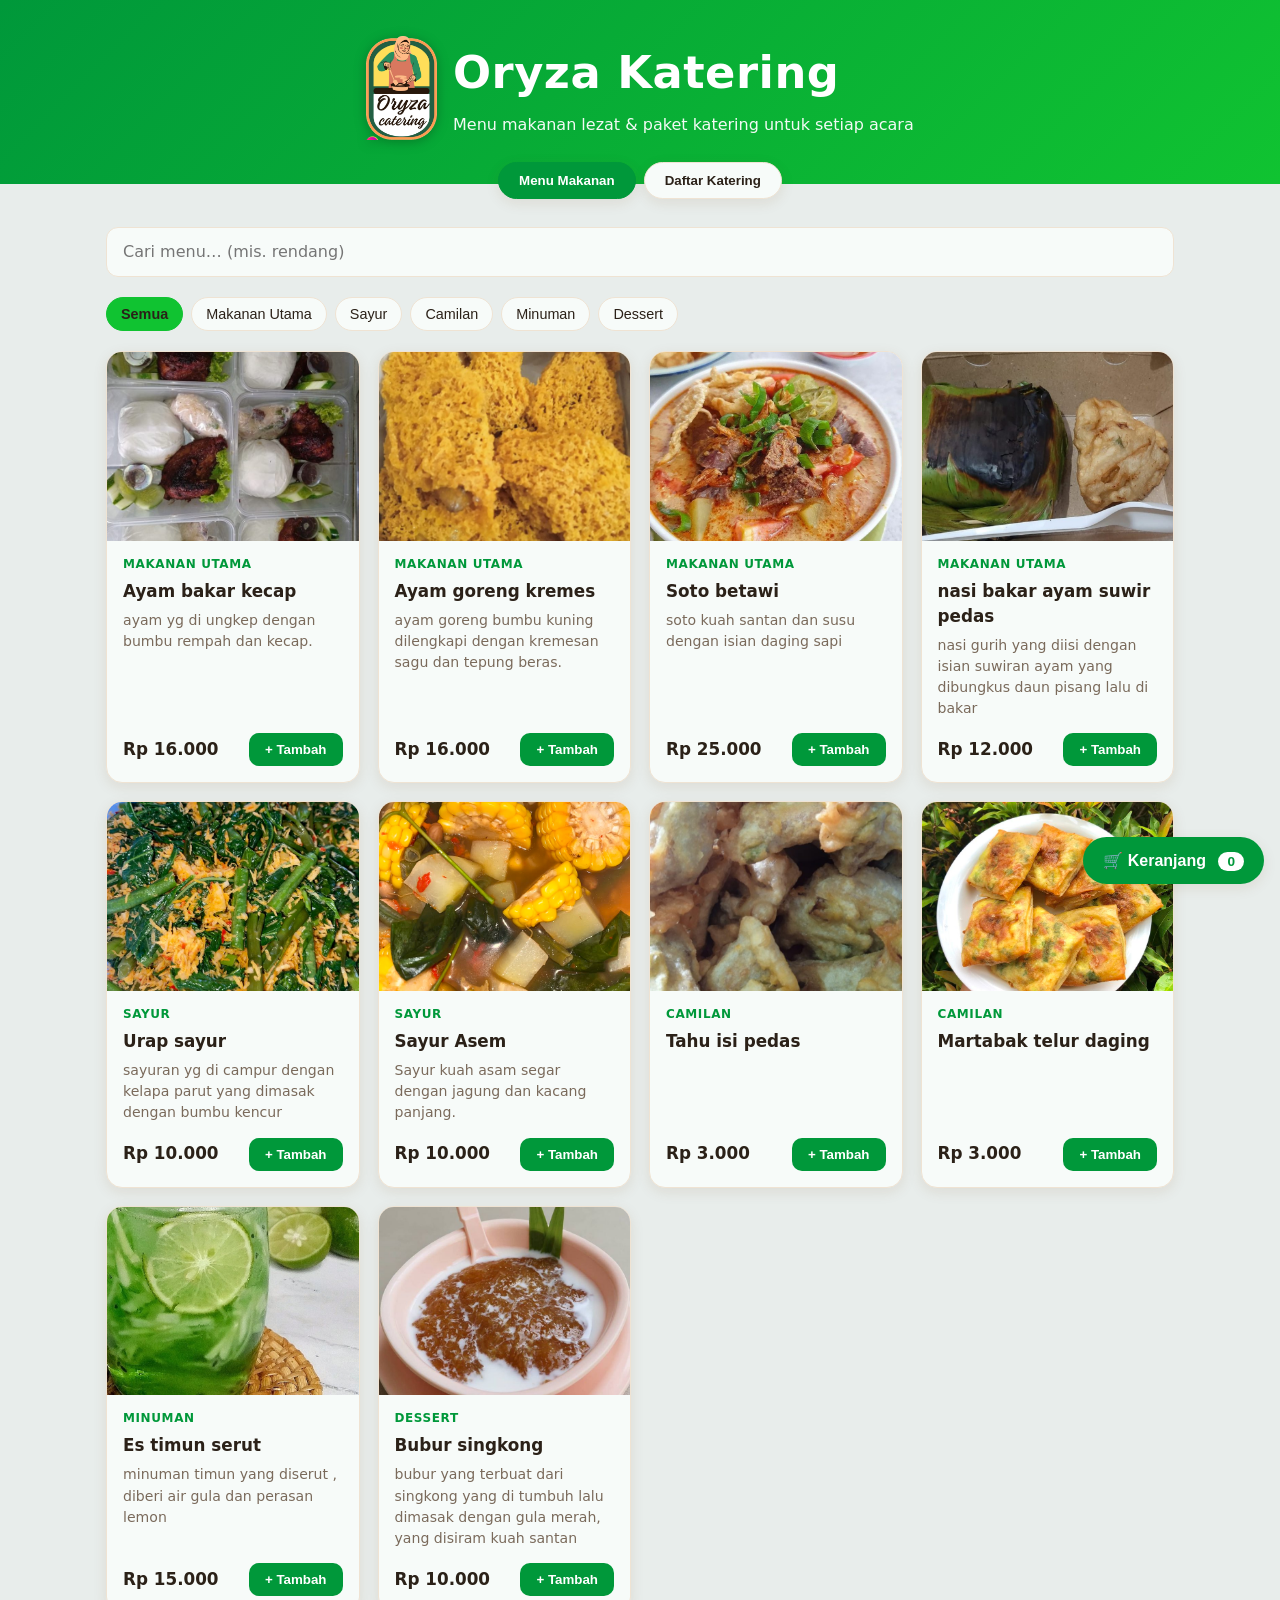
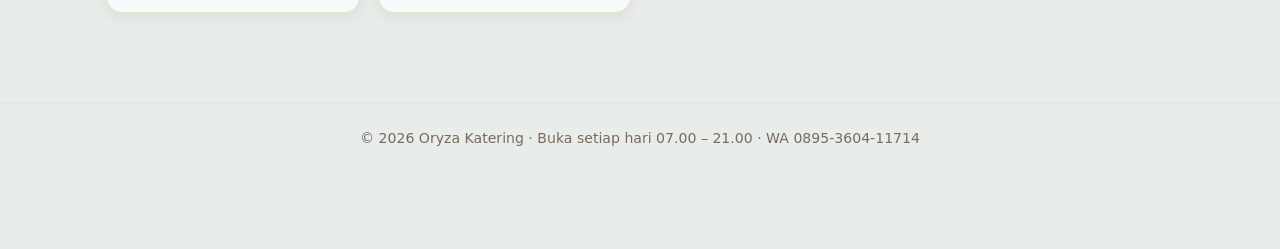
<file: index.html>
<!DOCTYPE html>
<html lang="id">
<head>
<meta charset="UTF-8">
<meta name="viewport" content="width=device-width, initial-scale=1, viewport-fit=cover">
<title>Oryza Katering – Menu &amp; Daftar Katering</title>
<link rel="icon" href="logo.png">
<link rel="stylesheet" href="style.css">
</head>
<body>

<header>
  <div class="container brand">
    <img class="logo" src="logo.png" alt="Logo Oryza Catering">
    <div class="brand-text">
      <h1>Oryza Katering</h1>
      <p>Menu makanan lezat &amp; paket katering untuk setiap acara</p>
    </div>
  </div>
</header>

<nav class="tabs">
  <button class="tab active" data-tab="menu">Menu Makanan</button>
  <button class="tab" data-tab="katering">Daftar Katering</button>
</nav>

<div class="banner" id="payBanner"></div>

<main class="container">
  <!-- MENU -->
  <section id="menu" class="page active">
    <div class="toolbar">
      <input id="search" type="search" placeholder="Cari menu… (mis. rendang)">
    </div>
    <div class="chips" id="chips" style="margin-bottom:20px"></div>
    <div class="grid" id="menuGrid"></div>
    <div class="empty" id="empty" style="display:none">Menu tidak ditemukan 😢</div>
  </section>

  <!-- KATERING -->
  <section id="katering" class="page">
    <h2 style="margin-bottom:6px">Paket Katering</h2>
    <p style="color:var(--muted);margin-bottom:24px">Harga per porsi. Minimal pemesanan sesuai paket.</p>
    <div class="grid" id="paketGrid" style="grid-template-columns:repeat(auto-fit,minmax(260px,1fr))"></div>

    <form class="form" id="orderForm">
      <h3>📋 Pesan Katering</h3>
      <div class="fgrid">
        <div><label>Nama</label><input name="nama" required placeholder="Nama lengkap"></div>
        <div><label>No. WhatsApp</label><input name="hp" required inputmode="tel" placeholder="08xxxxxxxxxx"></div>
        <div><label>Paket</label><select name="paket" id="paketSelect"></select></div>
        <div><label>Jumlah Porsi</label><input type="number" name="porsi" id="porsi" min="1" value="1" required></div>
        <div><label>Tanggal Acara</label><input type="date" name="tgl" required></div>
        <div><label>Alamat Pengiriman</label><input name="alamat" required placeholder="Alamat lengkap"></div>
      </div>
      <div style="margin-top:14px"><label>Catatan</label><textarea name="catatan" placeholder="Alergi, request menu, dll."></textarea></div>
      <p style="margin:14px 0;font-weight:700">Estimasi total: <span id="estimasi" style="color:var(--primary)">Rp 0</span></p>
      <p class="note">Pembayaran hanya lewat QRIS</p>
      <button class="btn" type="submit" style="width:100%;padding:13px;margin-top:12px">Pesan &amp; Bayar</button>
    </form>
  </section>
</main>

<footer>© 2026 Oryza Katering · Buka setiap hari 07.00 – 21.00 · WA 0895-3604-11714</footer>

<button class="cart-btn" id="cartBtn">🛒 Keranjang <span class="badge" id="cartCount">0</span></button>
<div class="overlay" id="overlay"></div> 

<aside class="drawer" id="drawer">
  <header><h2>Keranjang Pesanan</h2><button class="close" id="closeCart" aria-label="Tutup">×</button></header>
  <div class="drawer-scroll">
    <div class="items" id="cartItems"></div>
    <div class="cust">
      <div class="pay-title">Data Pemesan</div>
      <input id="cNama" placeholder="Nama lengkap" autocomplete="name">
      <input id="cHp" inputmode="tel" placeholder="No. HP / WhatsApp" autocomplete="tel">
      <textarea id="cAlamat" placeholder="Alamat pengiriman" autocomplete="street-address"></textarea>
      <input id="cTgl" type="date" title="Tanggal pesanan / acara">
      <textarea id="cCatatan" placeholder="Catatan (opsional)"></textarea>
    </div>
    <p class="note">Pembayaran via QRIS akan muncul setelah pesanan dikirim.</p>
  </div>
  <div class="total"><span>Total</span><span id="cartTotal">Rp 0</span></div>
  <button class="btn" id="checkout" style="padding:13px">Pesan &amp; Bayar</button>
</aside>

<div class="modal" id="payModal">
  <div class="modal-box" id="payModalBox"></div>
</div>

<div class="toast" id="toast"></div>

<script src="script.js"></script>
</body>
</html>
</file>
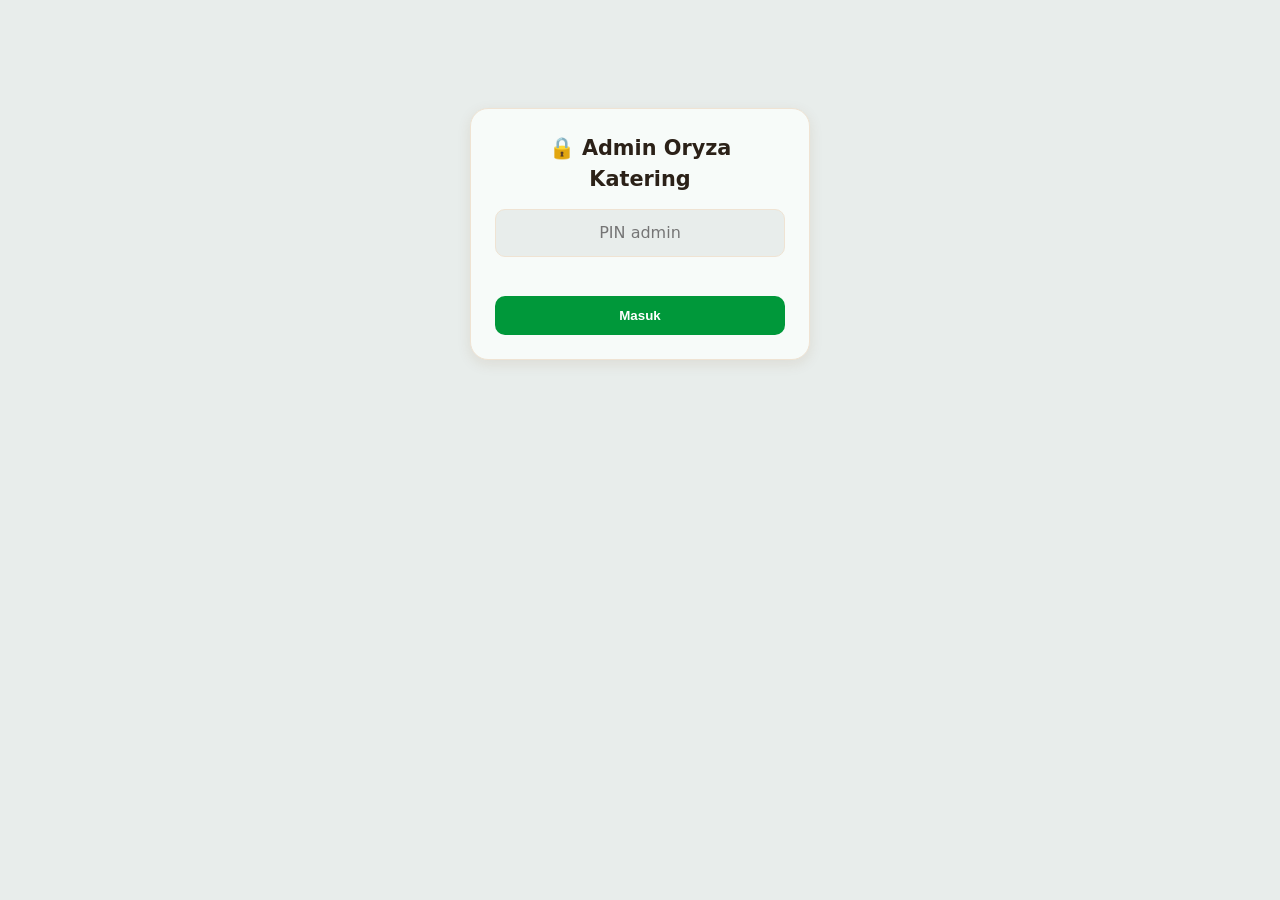
<file: admin.html>
<!DOCTYPE html>
<html lang="id">
<head>
<meta charset="UTF-8">
<meta name="viewport" content="width=device-width, initial-scale=1, viewport-fit=cover">
<meta name="robots" content="noindex, nofollow">
<title>Admin – Oryza Katering</title>
<link rel="stylesheet" href="style.css">
<style>
  body{padding-bottom:40px}
  .wrap{max-width:1100px;margin:0 auto;padding:20px 16px}
  .top{display:flex;justify-content:space-between;align-items:center;gap:10px;flex-wrap:wrap;margin-bottom:16px}
  .login{max-width:340px;margin:12vh auto 0;background:var(--surface);border:1px solid var(--border);border-radius:18px;padding:24px;box-shadow:var(--shadow);text-align:center}
  .login h1{font-size:1.3rem;margin-bottom:14px}
  .login input{margin-bottom:12px;text-align:center}
  .stats{display:grid;grid-template-columns:repeat(auto-fit,minmax(130px,1fr));gap:10px;margin-bottom:16px}
  .stat{background:var(--surface);border:1px solid var(--border);border-radius:14px;padding:12px 14px}
  .stat b{display:block;font-size:1.4rem}
  .stat span{font-size:.78rem;color:var(--muted)}
  .filters{display:flex;gap:8px;flex-wrap:wrap;margin-bottom:12px}
  .err{color:#dc2626;font-size:.88rem;margin-bottom:10px;min-height:1.2em}
  .tbl-wrap table{min-width:820px}
  .wa{color:var(--primary);font-weight:600;text-decoration:none}
</style>
</head>
<body>

<div id="loginView" class="login">
  <h1>🔒 Admin Oryza Katering</h1>
  <input id="pin" type="password" placeholder="PIN admin" autocomplete="current-password">
  <div class="err" id="loginErr"></div>
  <button class="btn" id="loginBtn" style="width:100%;padding:12px">Masuk</button>
</div>

<div id="appView" class="wrap" style="display:none">
  <div class="top">
    <h2>📋 Daftar Pemesan</h2>
    <span>
      <button class="mini" id="refreshBtn">🔄 Muat ulang</button>
      <button class="mini" id="logoutBtn">Keluar</button>
      <button class="mini danger" id="delAllBtn">Hapus semua</button>
    </span>
  </div>
  <div class="stats" id="stats"></div>
  <div class="filters" id="filters"></div>
  <div id="list"></div>
  <small style="display:block;margin-top:10px;color:var(--muted)" id="updated"></small>
</div>

<div class="toast" id="toast"></div>

<script>
// Samakan dengan API_URL di script.js
const API_URL = "https://script.google.com/macros/s/AKfycbyd0eWwqYdu0wTzbOrZKHIWbJPt43FY44SybHzRcE1CvJ-g_3cTPFYh1i_ayE7eeqeW/exec";

const rp = n => "Rp " + Number(n||0).toLocaleString("id-ID");
const esc = t => String(t ?? "").replace(/[&<>"']/g, c => ({"&":"&amp;","<":"&lt;",">":"&gt;",'"':"&quot;","'":"&#39;"}[c]));
const fmtTgl = t => t ? t.split("-").reverse().join("/") : "-";
const STATUS = {menunggu:"Menunggu bayar", bukti:"Bukti dikirim", lunas:"Lunas", kadaluarsa:"Kedaluwarsa"};
const $ = id => document.getElementById(id);

let pin = "", orders = [], filter = "semua", timer = null;
try{ pin = sessionStorage.getItem("oryza_pin") || ""; }catch(e){}

function toast(t){ const el=$("toast"); el.textContent=t; el.classList.add("show"); clearTimeout(toast.t); toast.t=setTimeout(()=>el.classList.remove("show"),2200); }

async function api(payload){
  const r = await fetch(API_URL, {method:"POST", body:JSON.stringify(payload)});
  const j = await r.json();
  if(!j.ok) throw new Error(j.error || "Gagal");
  return j;
}

async function load(){
  try{
    const j = await api({action:"list", pin});
    orders = j.orders || [];
    $("updated").textContent = "Diperbarui " + new Date().toLocaleTimeString("id-ID");
    render();
    return true;
  }catch(e){
    if(e.message==="PIN salah") return false;
    toast("Gagal memuat: " + e.message);
    return true;
  }
}

function waLink(hp){
  let n = String(hp||"").replace(/\D/g,"");
  if(n.startsWith("0")) n = "62" + n.slice(1);
  return "https://wa.me/" + n;
}

function render(){
  const count = s => orders.filter(o=>o.status===s).length;
  const lunasTotal = orders.filter(o=>o.status==="lunas").reduce((s,o)=>s+(o.total||0),0);
  $("stats").innerHTML =
    `<div class="stat"><b>${orders.length}</b><span>Total pesanan</span></div>
     <div class="stat"><b>${count("menunggu")}</b><span>Menunggu bayar</span></div>
     <div class="stat"><b>${count("bukti")}</b><span>Perlu dicek (bukti)</span></div>
     <div class="stat"><b>${count("lunas")}</b><span>Lunas</span></div>
     <div class="stat"><b>${rp(lunasTotal)}</b><span>Pendapatan lunas</span></div>`;

  const opts = [["semua","Semua"],["bukti","Perlu dicek"],["menunggu","Menunggu bayar"],["lunas","Lunas"],["kadaluarsa","Kedaluwarsa"]];
  $("filters").innerHTML = opts.map(([k,l])=>`<button class="chip ${k===filter?"active":""}" data-f="${k}">${l}</button>`).join("");
  $("filters").querySelectorAll(".chip").forEach(b=>b.onclick=()=>{ filter=b.dataset.f; render(); });

  const list = orders.filter(o=>filter==="semua" || o.status===filter);
  if(!list.length){ $("list").innerHTML = '<div class="empty">Tidak ada pesanan</div>'; return; }
  $("list").innerHTML = `<div class="tbl-wrap"><table>
    <thead><tr><th>No</th><th>Nama</th><th>Alamat</th><th>No HP</th><th>Porsi</th><th>Tanggal</th><th>Pesanan / Catatan</th><th>Status</th><th></th></tr></thead>
    <tbody>${list.map((o,i)=>`<tr>
      <td>${i+1}</td>
      <td><b>${esc(o.nama)}</b><br><small>${esc(o.kode)} · ${esc(o.jenis)} · ${esc(o.waktu)}</small></td>
      <td>${esc(o.alamat)}</td>
      <td><a class="wa" href="${waLink(o.hp)}" target="_blank" rel="noopener">${esc(o.hp)}</a></td>
      <td>${esc(o.porsi)}</td>
      <td>${fmtTgl(o.tgl)}</td>
      <td>${esc(o.detail||"")}<br><small>Catatan: ${esc(o.catatan||"-")}</small></td>
      <td><span class="st ${esc(o.status)}">${esc(STATUS[o.status]||o.status)}</span><br><small>${rp(o.total)}</small></td>
      <td>${o.status==="lunas"||o.status==="kadaluarsa" ? "" : `<button class="mini" data-act="lunas" data-id="${Number(o.id)}">✔ Lunas</button> `}<button class="mini" data-act="del" data-id="${Number(o.id)}">Hapus</button></td>
    </tr>`).join("")}</tbody></table></div>`;
  $("list").querySelectorAll("button[data-act]").forEach(b=>b.onclick=()=>aksi(b.dataset.act, Number(b.dataset.id)));
}

async function aksi(act, id){
  try{
    if(act==="lunas") await api({action:"lunas", pin, id});
    if(act==="del"){ if(!confirm("Hapus pesanan ini?")) return; await api({action:"delete", pin, id}); }
    await load();
  }catch(e){ toast("Gagal: " + e.message); }
}

function tampilApp(){
  $("loginView").style.display = "none";
  $("appView").style.display = "block";
  clearInterval(timer); timer = setInterval(load, 60000);
}
function keluar(){
  pin = ""; try{ sessionStorage.removeItem("oryza_pin"); }catch(e){}
  clearInterval(timer); orders = [];
  $("appView").style.display = "none";
  $("loginView").style.display = "block";
  $("pin").value = "";
}

async function masuk(){
  const p = $("pin").value || pin;
  if(!p){ $("loginErr").textContent = "Masukkan PIN"; return; }
  $("loginBtn").disabled = true; $("loginErr").textContent = "";
  pin = p;
  const ok = await load();
  $("loginBtn").disabled = false;
  if(!ok){ pin = ""; $("loginErr").textContent = "PIN salah"; return; }
  try{ sessionStorage.setItem("oryza_pin", pin); }catch(e){}
  tampilApp();
}

$("loginBtn").onclick = masuk;
$("pin").addEventListener("keydown", e=>{ if(e.key==="Enter") masuk(); });
$("refreshBtn").onclick = load;
$("logoutBtn").onclick = keluar;
$("delAllBtn").onclick = async ()=>{
  if(!orders.length || !confirm("Hapus SEMUA pesanan? Tidak bisa dibatalkan.")) return;
  try{ await api({action:"deleteAll", pin}); await load(); }catch(e){ toast("Gagal: "+e.message); }
};

if(pin) masuk();
</script>
</body>
</html>
</file>
<file: style.css>
:root{
  --bg:#e8edeb; --surface:#f7fbf9; --text:#2b2118; --muted:#7a6a5b;
  --primary:#00983a; --primary-d:#cb3705; --accent:#10c331; --border:#efe3d3;
  --shadow:0 4px 14px rgba(120,70,20,.10);
}
@media (prefers-color-scheme: dark){
  :root:not([data-theme="light"]){
    --bg:#1a1510; --surface:#26201a; --text:#f5ebe0; --muted:#b7a794;
    --primary:#f97316; --primary-d:#ea580c; --accent:#fbbf24; --border:#3a3027;
    --shadow:0 4px 14px rgba(0,0,0,.4);
  }
}
*{box-sizing:border-box;margin:0;padding:0}
html{scroll-behavior:smooth}
body{font-family:system-ui,-apple-system,"Segoe UI",Roboto,sans-serif;background:var(--bg);color:var(--text);line-height:1.5;padding-top:env(safe-area-inset-top,0px);padding-bottom:env(safe-area-inset-bottom,0px)}
.container{max-width:1100px;margin:0 auto;padding:0 16px}

/* Header */
header{background:linear-gradient(135deg,var(--primary),var(--accent));color:#fff;padding:36px 0 44px;text-align:center}
header h1{font-size:clamp(1.8rem,5vw,2.8rem);letter-spacing:.5px}
header p{opacity:.95;margin-top:6px}
.cart-btn{position:fixed;right:16px;bottom:calc(16px + env(safe-area-inset-bottom,0px));z-index:50;background:var(--primary);color:#fff;border:none;border-radius:999px;padding:14px 20px;font-size:1rem;font-weight:600;cursor:pointer;box-shadow:var(--shadow)}
.cart-btn .badge{background:#fff;color:var(--primary);border-radius:999px;padding:2px 9px;margin-left:8px;font-size:.85rem}

/* Tabs */
nav.tabs{display:flex;gap:8px;justify-content:center;margin:-22px auto 0;flex-wrap:wrap;padding:0 16px}
.tab{background:var(--surface);border:1px solid var(--border);color:var(--text);padding:10px 20px;border-radius:999px;font-weight:600;cursor:pointer;box-shadow:var(--shadow)}
.tab.active{background:var(--primary);color:#fff;border-color:var(--primary)}
section.page{display:none;padding:28px 0 90px}
section.page.active{display:block}

/* Filter */
.toolbar{display:flex;gap:10px;flex-wrap:wrap;margin-bottom:20px}
.toolbar input{flex:1 1 220px;padding:12px 16px;border-radius:12px;border:1px solid var(--border);background:var(--surface);color:var(--text);font-size:1rem}
.chips{display:flex;gap:8px;flex-wrap:wrap}
.chip{border:1px solid var(--border);background:var(--surface);color:var(--text);padding:8px 14px;border-radius:999px;cursor:pointer;font-size:.9rem}
.chip.active{background:var(--accent);color:#2b2118;border-color:var(--accent);font-weight:600}

/* Grid */
.grid{display:grid;grid-template-columns:repeat(auto-fill,minmax(240px,1fr));gap:18px}
.card{background:var(--surface);border:1px solid var(--border);border-radius:16px;overflow:hidden;box-shadow:var(--shadow);display:flex;flex-direction:column}
.card .emoji{font-size:3.6rem;text-align:center;padding:22px 0 10px;background:linear-gradient(180deg,rgba(245,158,11,.14),transparent)}
.card .body{padding:14px 16px 16px;display:flex;flex-direction:column;gap:6px;flex:1}
.card h3{font-size:1.05rem}
.card .cat{font-size:.75rem;color:var(--primary);font-weight:700;text-transform:uppercase;letter-spacing:.6px}
.card p{font-size:.88rem;color:var(--muted);flex:1}
.card .row{display:flex;align-items:center;justify-content:space-between;margin-top:8px}
.price{font-weight:700;font-size:1.05rem}
.btn{background:var(--primary);color:#fff;border:none;padding:9px 16px;border-radius:10px;font-weight:600;cursor:pointer}
.btn:hover{background:var(--primary-d)}
.btn.ghost{background:transparent;color:var(--primary);border:1px solid var(--primary)}
.empty{text-align:center;color:var(--muted);padding:40px 0}

/* Paket katering */
.paket{border:2px solid var(--border);border-radius:18px;background:var(--surface);padding:22px;box-shadow:var(--shadow);position:relative}
.paket.pop{border-color:var(--primary)}
.paket .tag{position:absolute;top:-12px;right:16px;background:var(--primary);color:#fff;font-size:.75rem;padding:4px 12px;border-radius:999px;font-weight:700}
.paket h3{font-size:1.25rem}
.paket .harga{font-size:1.7rem;font-weight:800;color:var(--primary);margin:8px 0 2px}
.paket small{color:var(--muted)}
.paket ul{list-style:none;margin:14px 0 18px}
.paket li{padding:5px 0 5px 26px;position:relative;font-size:.92rem}
.paket li::before{content:"✓";position:absolute;left:0;color:var(--primary);font-weight:800}
.paket .btn{width:100%;padding:12px}

/* Form */
.form{background:var(--surface);border:1px solid var(--border);border-radius:18px;padding:22px;box-shadow:var(--shadow);margin-top:28px}
.form h3{margin-bottom:14px}
.fgrid{display:grid;grid-template-columns:repeat(auto-fit,minmax(220px,1fr));gap:14px}
label{display:block;font-size:.85rem;font-weight:600;margin-bottom:4px}
input,select,textarea{width:100%;padding:11px 12px;border-radius:10px;border:1px solid var(--border);background:var(--bg);color:var(--text);font:inherit}
textarea{resize:vertical;min-height:80px}

/* Cart drawer */
.overlay{position:fixed;inset:0;background:rgba(0,0,0,.45);display:none;z-index:60}
.overlay.show{display:block}
.drawer{position:fixed;top:0;right:0;height:100%;width:min(420px,100%);background:var(--surface);z-index:70;transform:translateX(100%);transition:.3s;display:flex;flex-direction:column;padding:calc(16px + env(safe-area-inset-top,0px)) 16px calc(16px + env(safe-area-inset-bottom,0px))}
.drawer.show{transform:none}
.drawer header{background:none;color:var(--text);padding:0 0 12px;display:flex;justify-content:space-between;align-items:center;text-align:left;border-bottom:1px solid var(--border)}
.drawer header h2{font-size:1.2rem}
.close{background:none;border:none;font-size:1.6rem;cursor:pointer;color:var(--text)}
.items{flex:1;overflow-y:auto;padding:10px 0}
.item{display:flex;gap:10px;align-items:center;padding:10px 0;border-bottom:1px dashed var(--border)}
.item .info{flex:1}
.item .info b{display:block;font-size:.95rem}
.item .info span{font-size:.82rem;color:var(--muted)}
.qty{display:flex;align-items:center;gap:6px}
.qty button{width:28px;height:28px;border-radius:8px;border:1px solid var(--border);background:var(--bg);color:var(--text);cursor:pointer;font-weight:700}
.total{display:flex;justify-content:space-between;font-weight:800;font-size:1.15rem;padding:12px 0}
.toast{position:fixed;left:50%;bottom:90px;transform:translateX(-50%) translateY(20px);background:var(--text);color:var(--bg);padding:10px 18px;border-radius:999px;opacity:0;transition:.3s;z-index:90;pointer-events:none;font-size:.9rem}
.toast.show{opacity:1;transform:translateX(-50%)}
footer{text-align:center;color:var(--muted);padding:24px 16px 100px;font-size:.88rem;border-top:1px solid var(--border)}

/* Metode pembayaran */
.pay{max-height:42vh;overflow-y:auto}
.pay>label{display:block;font-size:.85rem;font-weight:600;margin:10px 0 6px}
.pay-title{font-size:.85rem;font-weight:600;margin-bottom:6px}
.pay-group{margin-bottom:10px}
.pay-group>span{display:block;font-size:.72rem;font-weight:700;text-transform:uppercase;letter-spacing:.6px;color:var(--muted);margin-bottom:5px}
.pay-opts{display:flex;flex-wrap:wrap;gap:8px}
.pay-opt{border:1px solid var(--border);background:var(--bg);color:var(--text);padding:9px 14px;border-radius:10px;cursor:pointer;font-size:.9rem;font-weight:600}
.pay-opt.active{background:var(--primary);color:#fff;border-color:var(--primary)}
.pay-detail{background:var(--bg);border:1px dashed var(--primary);border-radius:12px;padding:12px 14px;margin-top:6px;font-size:.88rem}
.pay-detail b{font-size:1.05rem;letter-spacing:.5px}
.pay-detail .copy{margin-left:8px;background:none;border:1px solid var(--primary);color:var(--primary);border-radius:8px;padding:3px 10px;cursor:pointer;font-size:.78rem;font-weight:600}
.pay-detail img{display:block;width:200px;max-width:100%;margin:8px auto;border-radius:10px;background:#fff}
.pay-detail small{display:block;color:var(--muted);margin-top:6px}

/* Drawer scroll + data pemesan */
.drawer-scroll{flex:1;overflow-y:auto;padding-right:2px}
.drawer .items{flex:none;overflow:visible}
.drawer .pay{max-height:none}
.cust{display:grid;gap:8px;margin:10px 0}
.cust textarea{min-height:60px}

/* Daftar pemesan */
.orders{margin-top:44px;padding-top:24px;border-top:1px solid var(--border)}
.orders h2{margin-bottom:14px}
.lock{background:var(--surface);border:1px dashed var(--border);border-radius:14px;padding:22px;text-align:center;color:var(--muted)}
.lock p{margin-bottom:12px}
.ord-head{display:flex;justify-content:space-between;align-items:center;gap:10px;flex-wrap:wrap;margin-bottom:10px}
.tbl-wrap{overflow-x:auto;border:1px solid var(--border);border-radius:14px;background:var(--surface)}
.tbl-wrap table{width:100%;min-width:760px;border-collapse:collapse;font-size:.88rem}
.tbl-wrap th{background:var(--bg);text-align:left;padding:10px 12px;font-size:.75rem;text-transform:uppercase;letter-spacing:.5px;color:var(--muted)}
.tbl-wrap td{padding:10px 12px;border-top:1px solid var(--border);vertical-align:top}
.tbl-wrap small{color:var(--muted)}
.mini{border:1px solid var(--border);background:var(--bg);color:var(--text);padding:5px 10px;border-radius:8px;cursor:pointer;font-size:.8rem}
.mini.danger{color:#dc2626;border-color:#dc2626}
/* Foto menu & QRIS */
.card .photo{width:100%;aspect-ratio:4/3;object-fit:cover;display:block;background:var(--border)}
.pay-detail img{width:260px}
/* Pembayaran QRIS (muncul setelah pesan) */
.banner{display:none;max-width:1100px;margin:16px auto 0;padding:12px 16px;background:#fff4d6;color:#5a4300;border:1px solid #f0cf73;border-radius:12px;font-size:.92rem;align-items:center;justify-content:space-between;gap:10px;flex-wrap:wrap}
.banner.show{display:flex}
.note{background:var(--bg);border:1px dashed var(--primary);border-radius:12px;padding:12px 14px;font-size:.88rem;color:var(--muted);margin-top:10px}
.modal{position:fixed;inset:0;background:rgba(0,0,0,.55);display:none;z-index:100;align-items:center;justify-content:center;padding:16px}
.modal.show{display:flex}
.modal-box{background:var(--surface);color:var(--text);border-radius:18px;padding:22px;width:min(420px,100%);max-height:92vh;overflow-y:auto;text-align:center}
.modal-box h3{margin-bottom:6px}
.modal-box img{width:260px;max-width:100%;margin:10px auto;display:block;border-radius:10px;background:#fff}
.modal-box .timer{font-size:1.7rem;font-weight:800;color:#dc2626;margin:6px 0;font-variant-numeric:tabular-nums}
.modal-box .big{font-size:1.3rem;font-weight:800;color:var(--primary)}
.modal-box .btn{width:100%;padding:12px;margin-top:8px}
.modal-box small{display:block;color:var(--muted);margin-top:8px}
.st{display:inline-block;padding:2px 9px;border-radius:999px;font-size:.72rem;font-weight:700}
.st.menunggu{background:#fff4d6;color:#8a6200}
.st.bukti{background:#dbeafe;color:#1d4ed8}
.st.lunas{background:#dcfce7;color:#166534}
.st.kadaluarsa{background:#fee2e2;color:#b91c1c}
/* Logo di header */
.brand{display:flex;align-items:center;justify-content:center;gap:16px}
.brand .logo{height:clamp(72px,16vw,104px);width:auto;flex:none;filter:drop-shadow(0 2px 6px rgba(0,0,0,.25))}
.brand-text{text-align:left}
@media (max-width:420px){.brand{gap:10px}.brand-text p{font-size:.85rem}}
</file>
